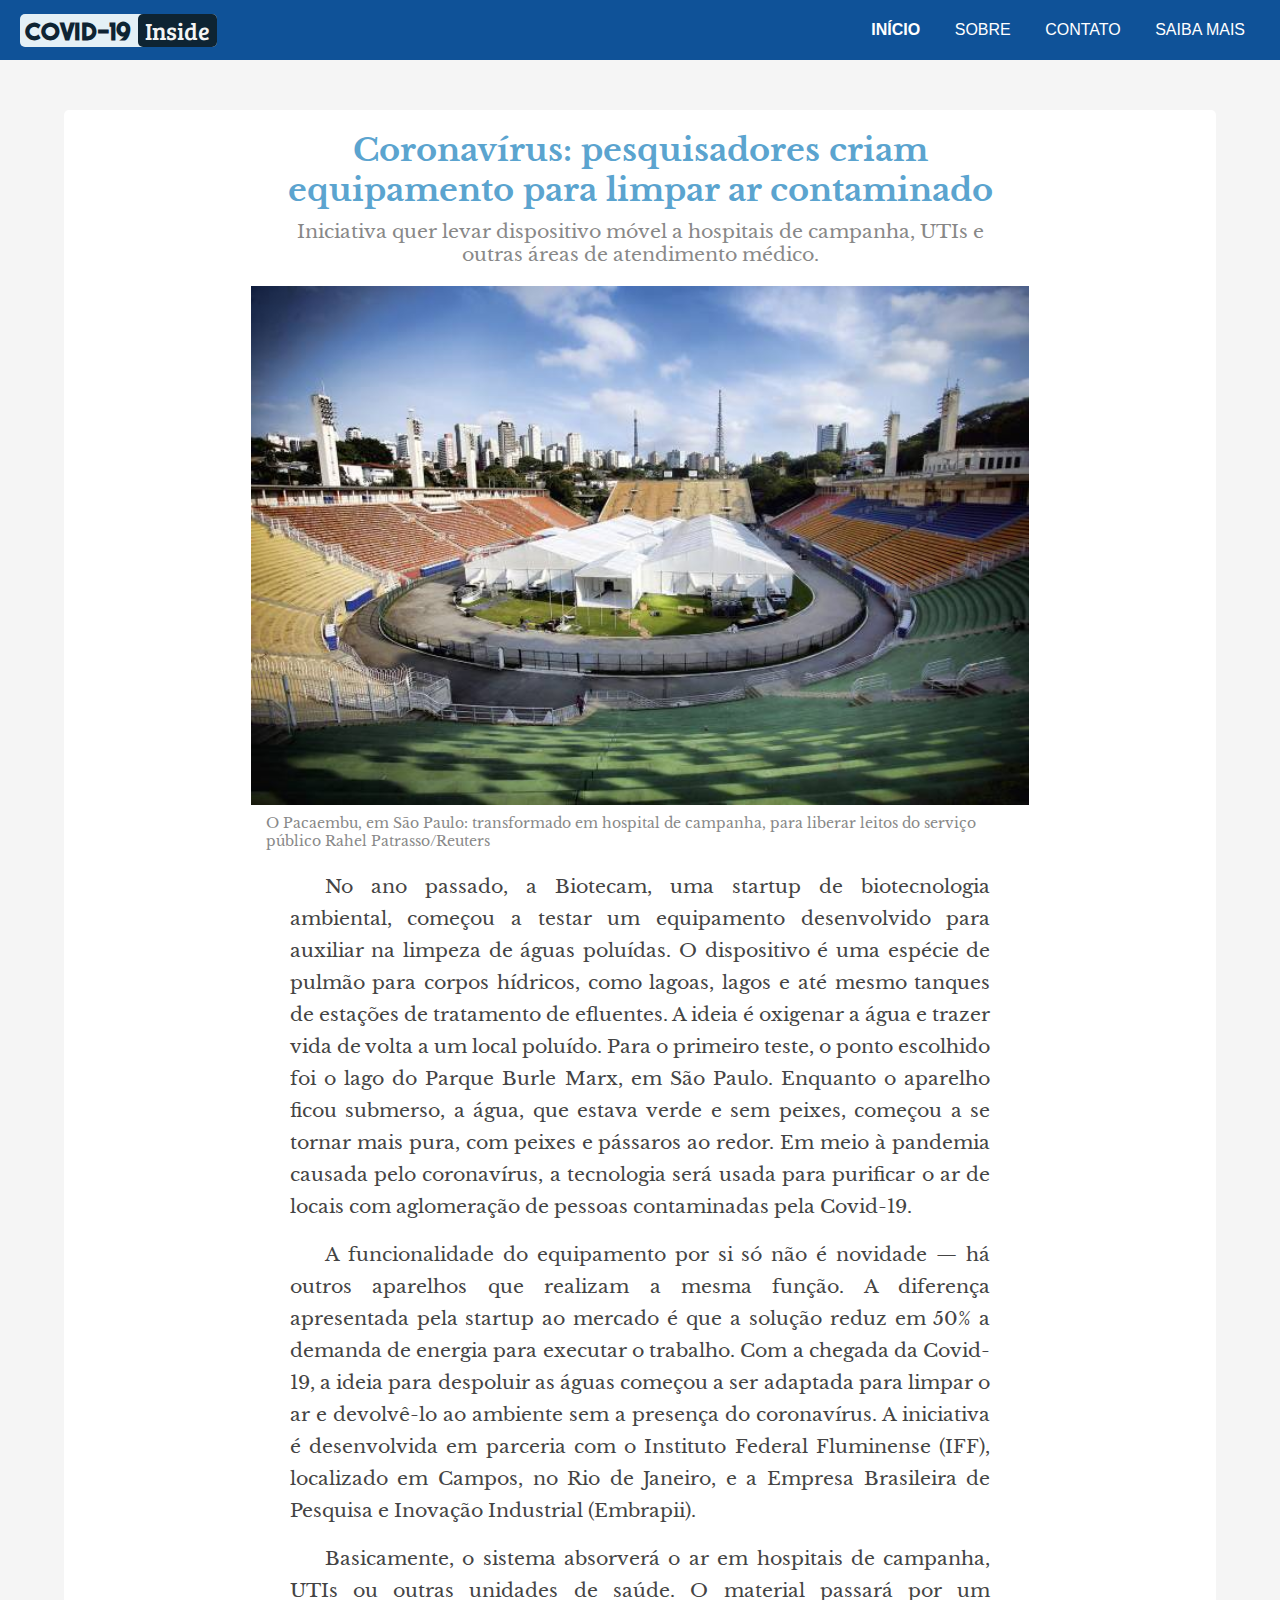
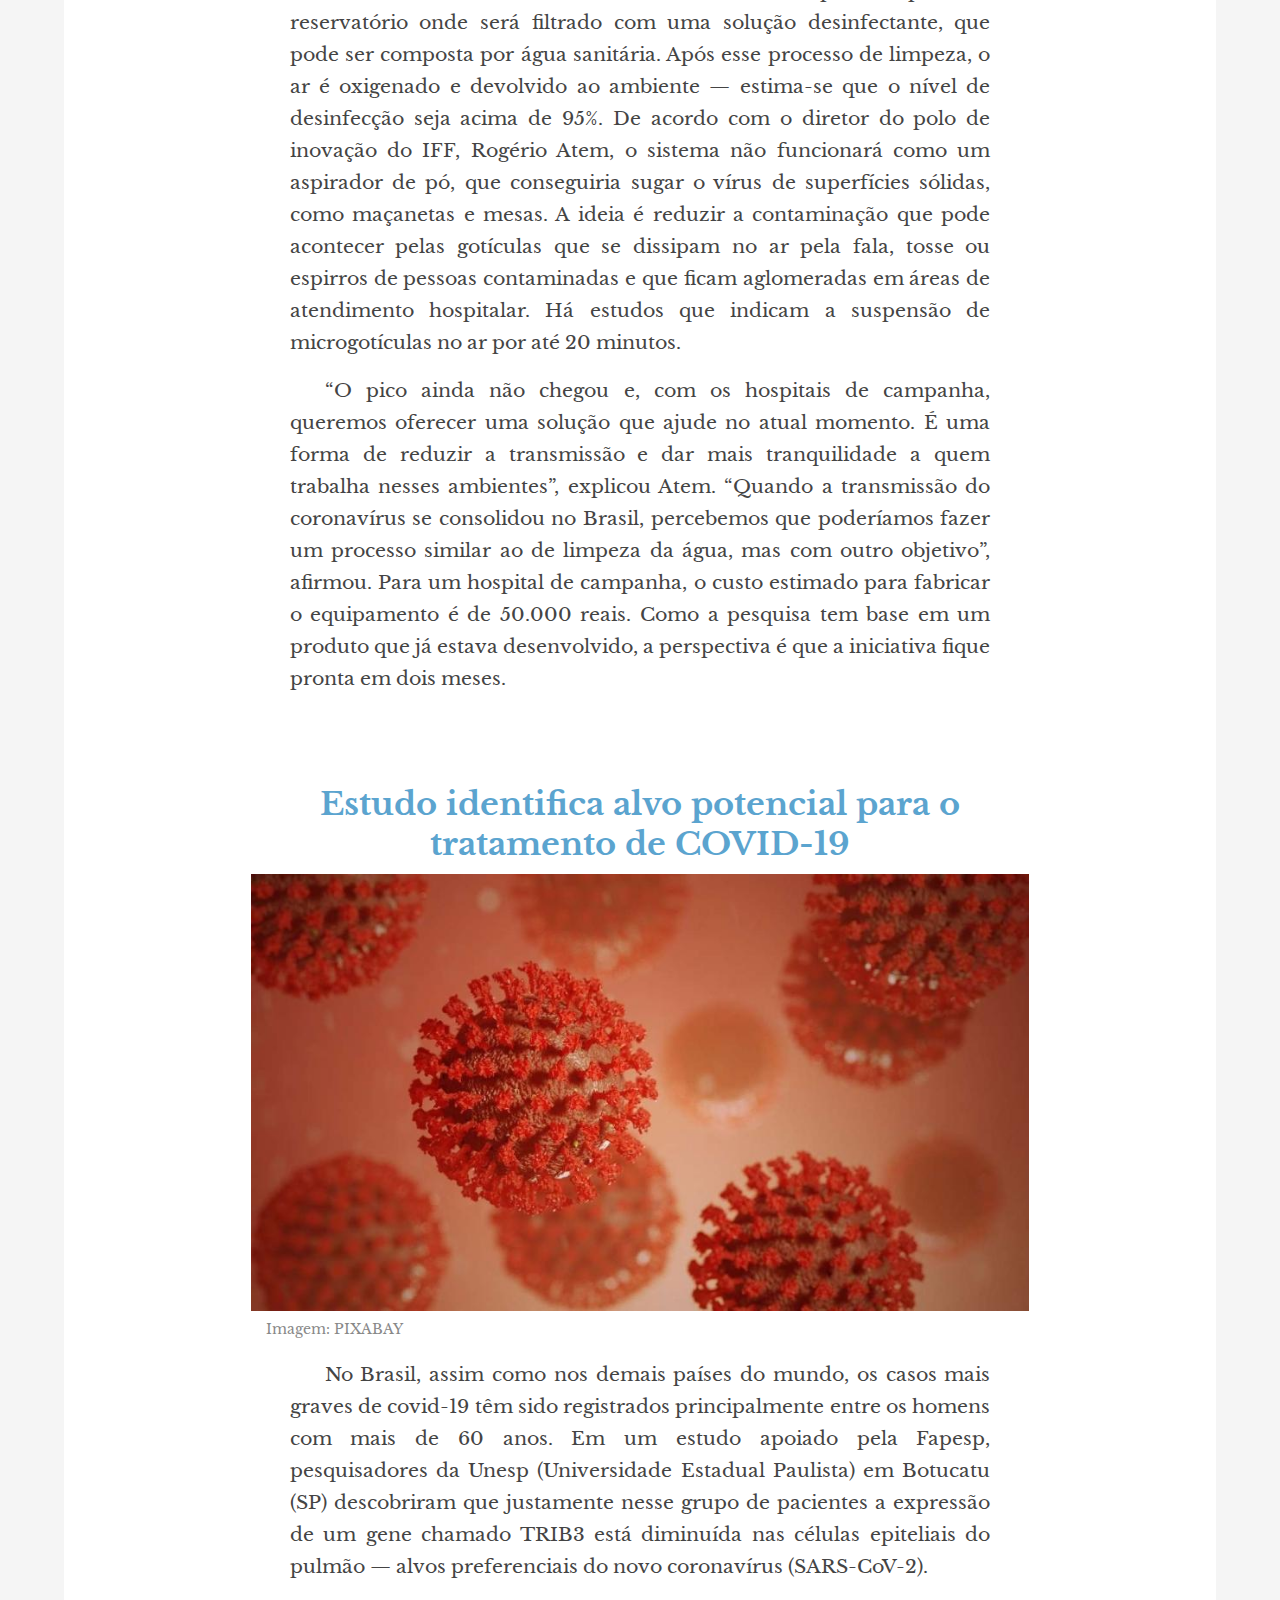
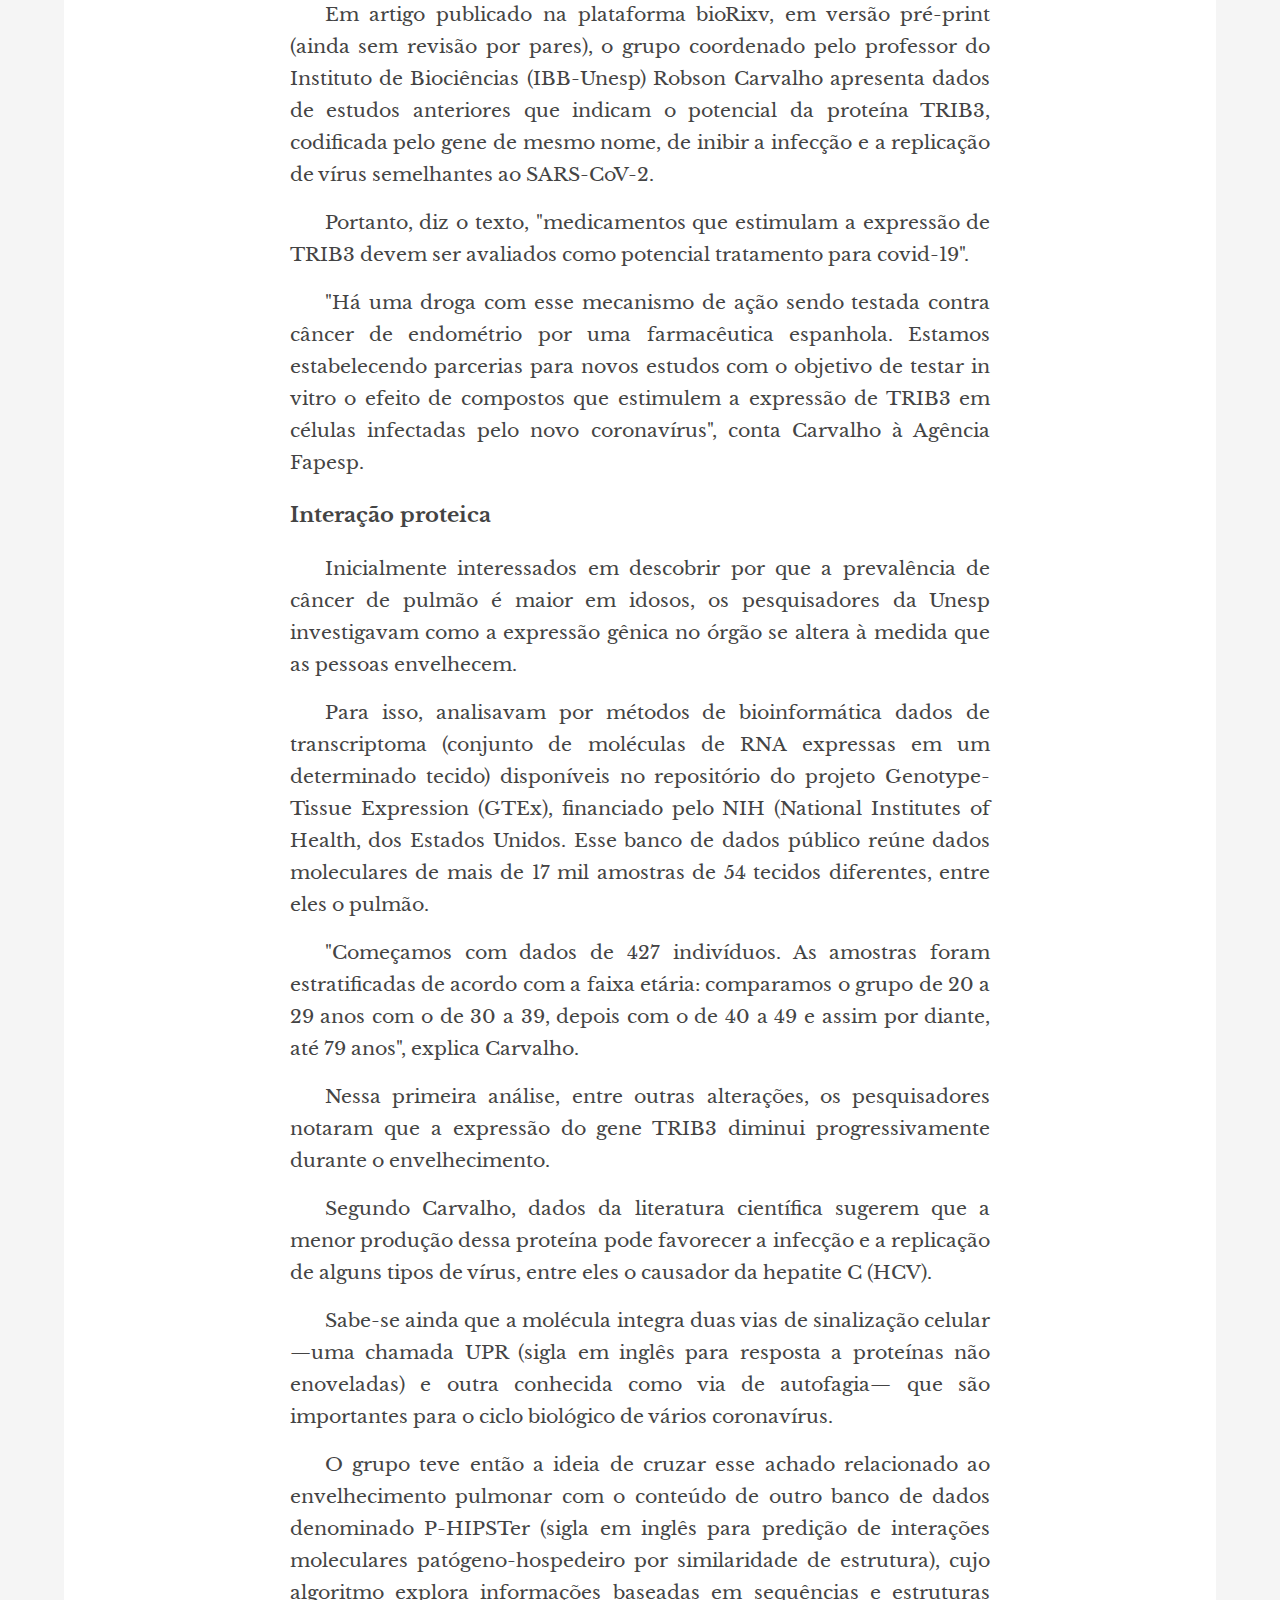
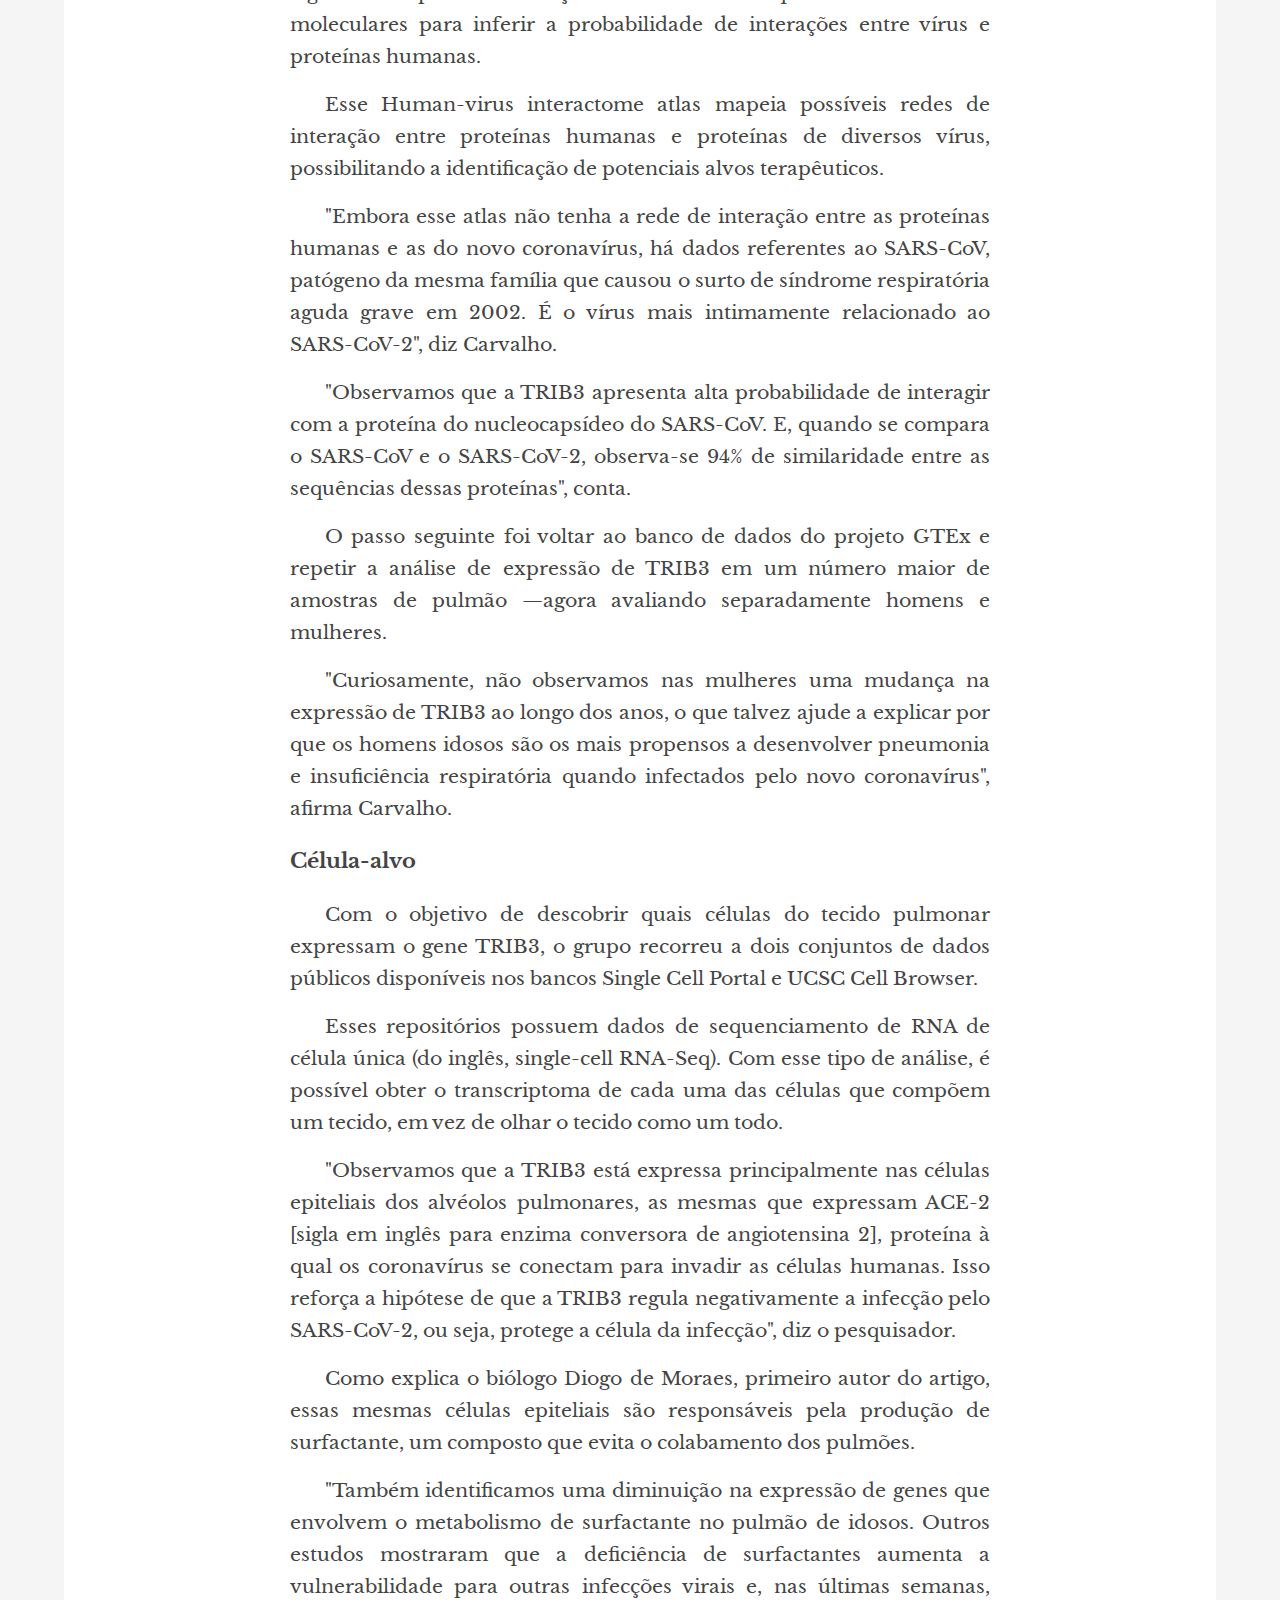
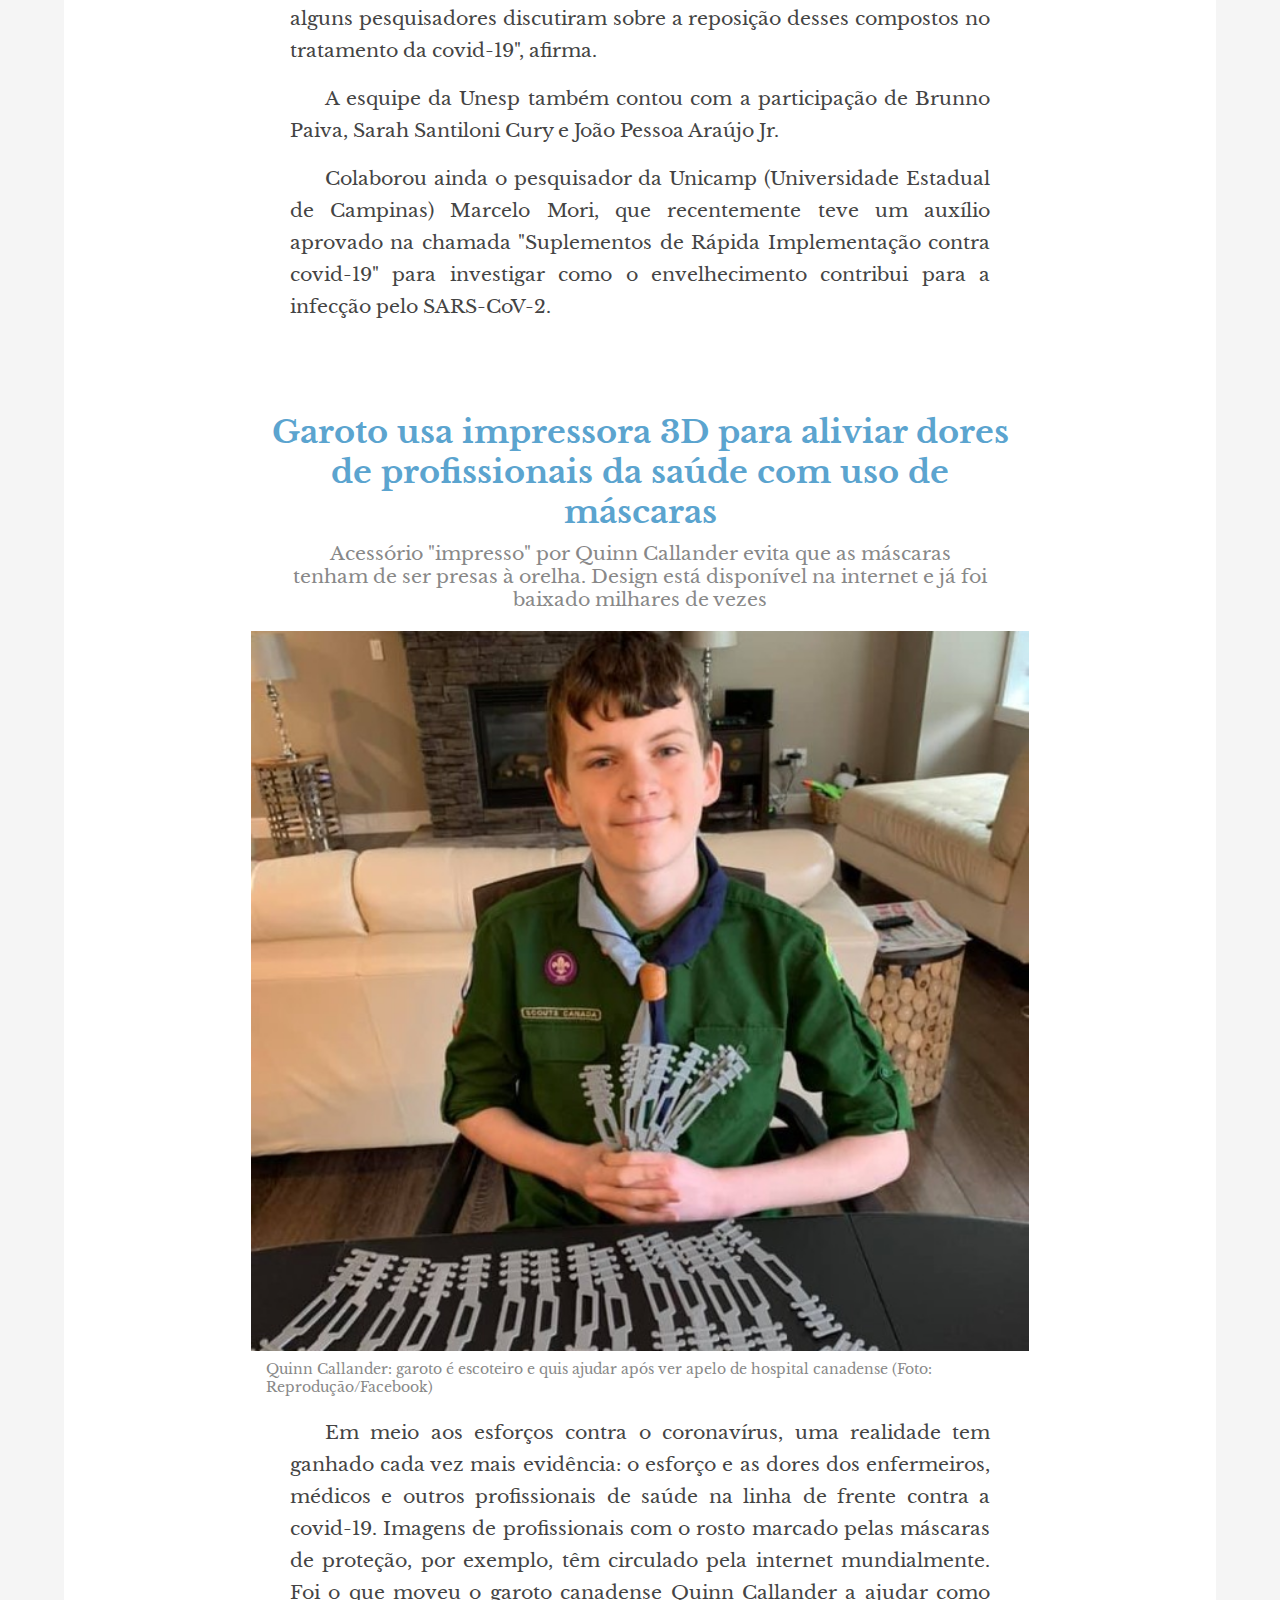
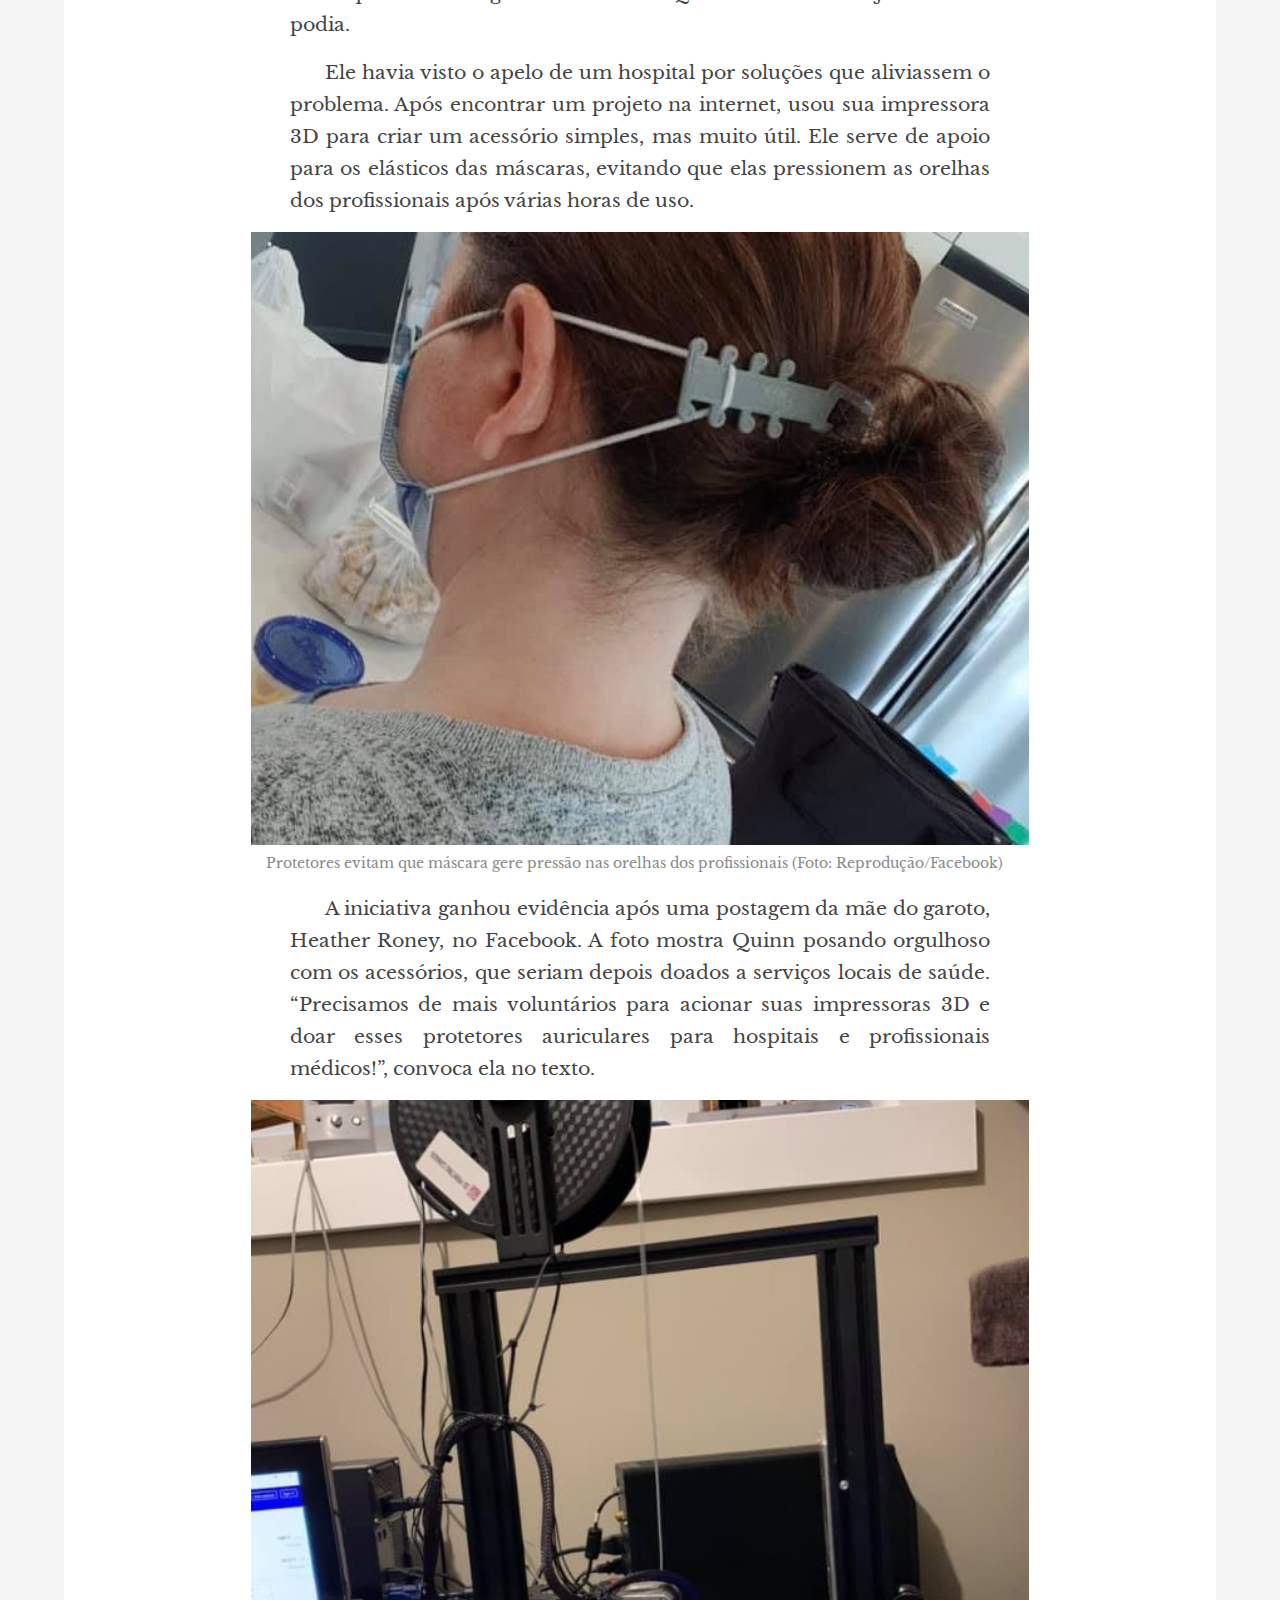
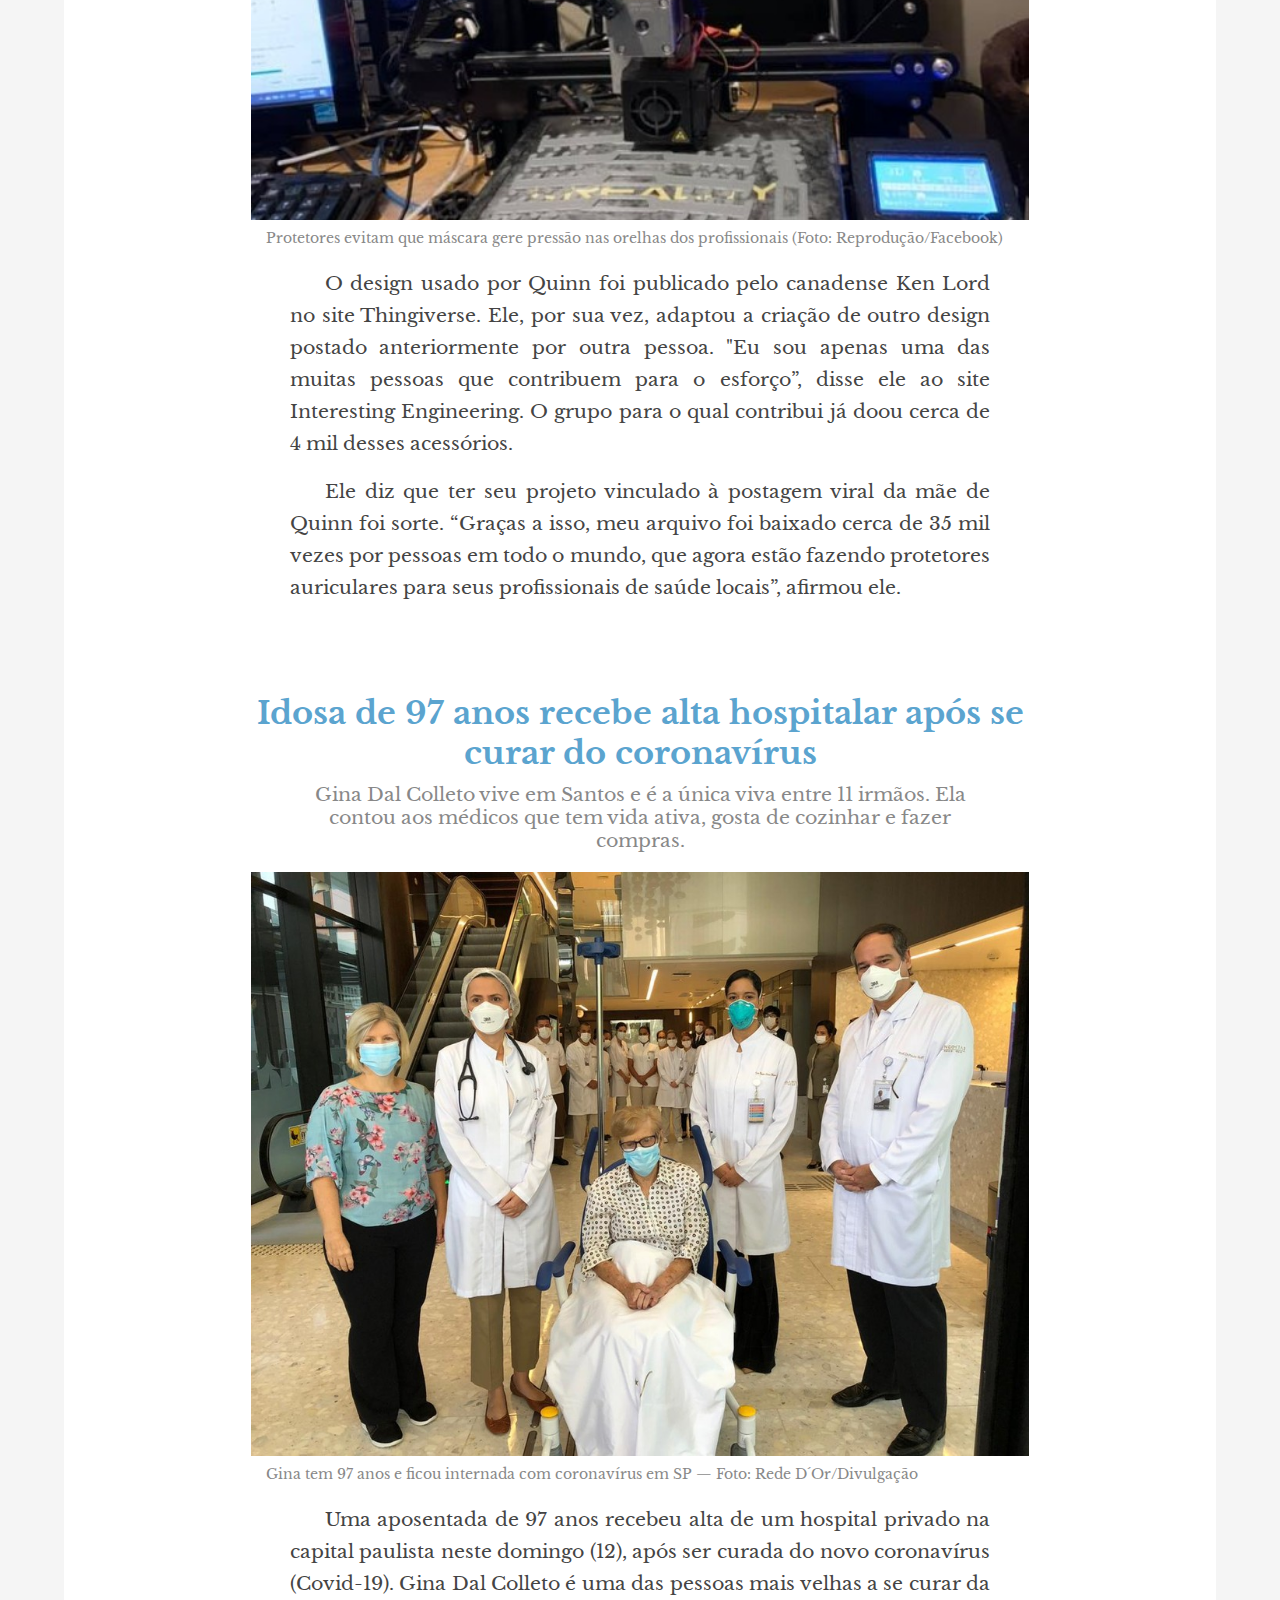
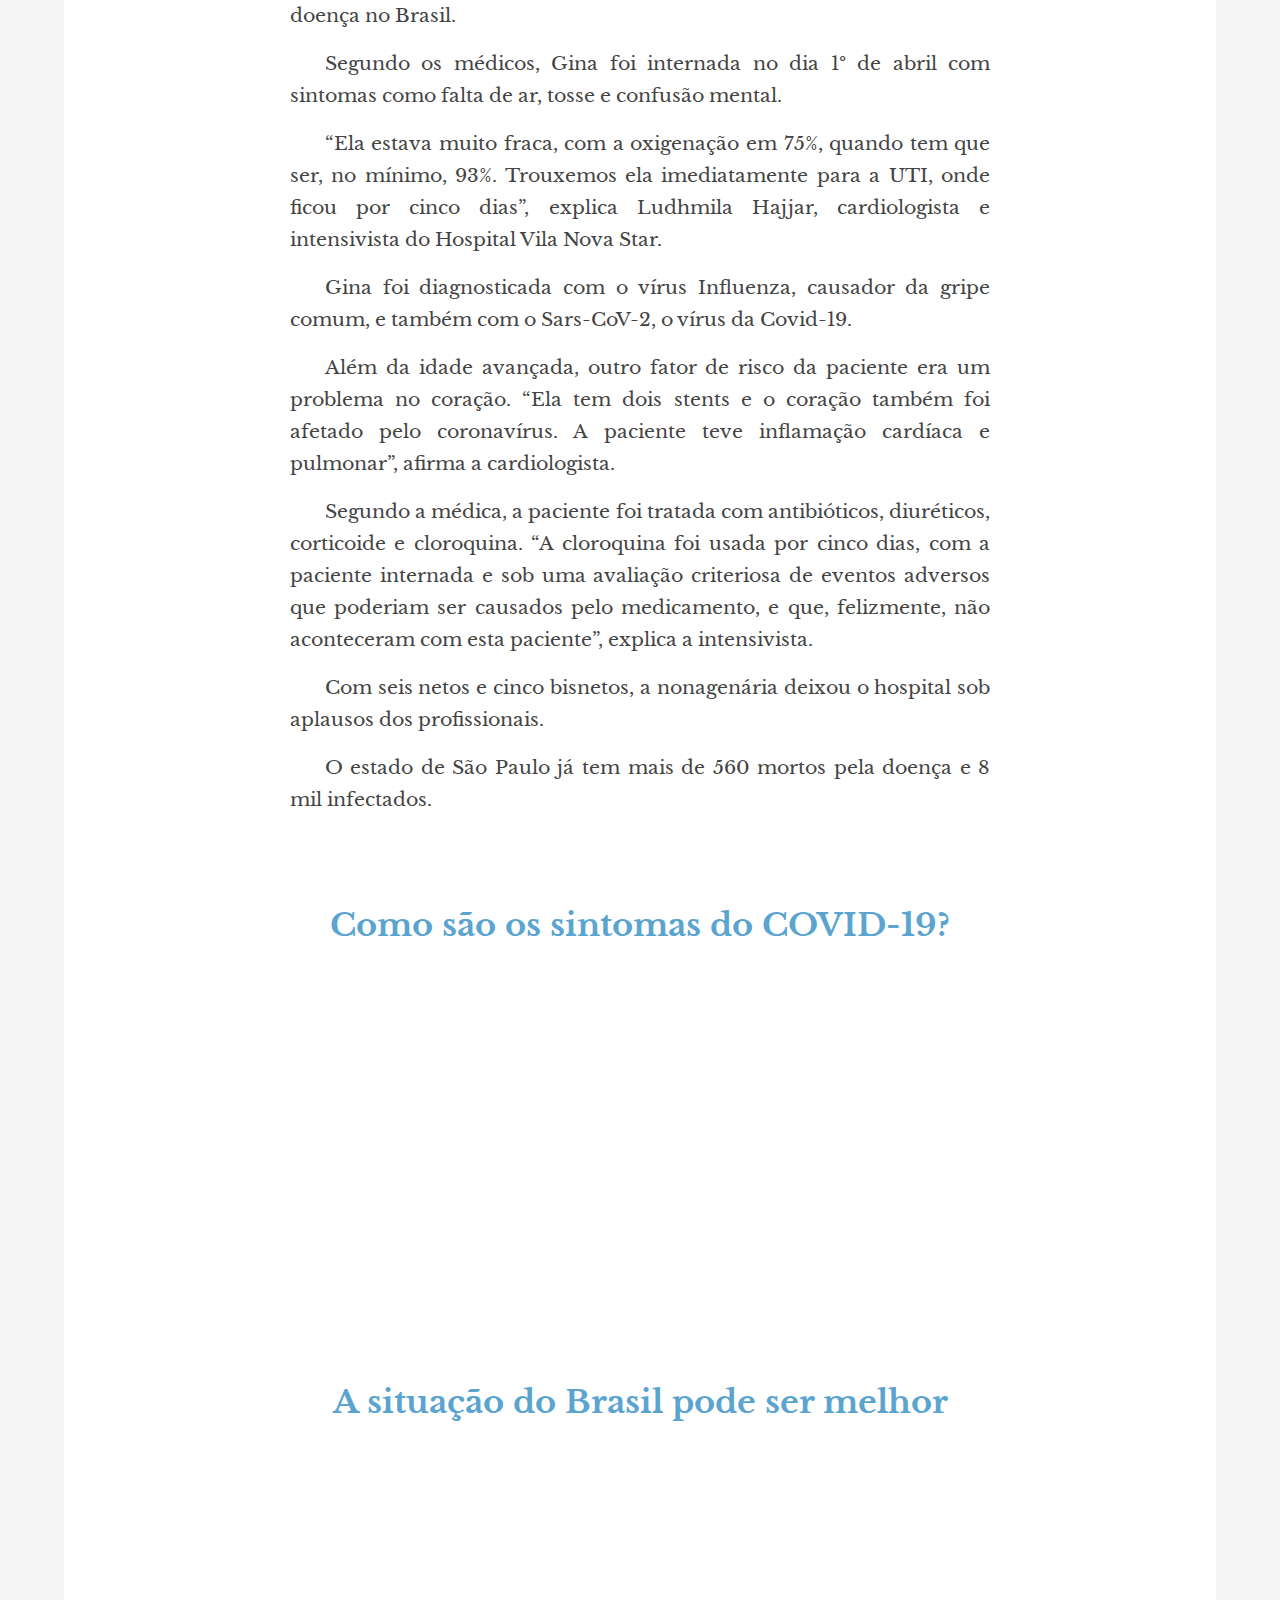
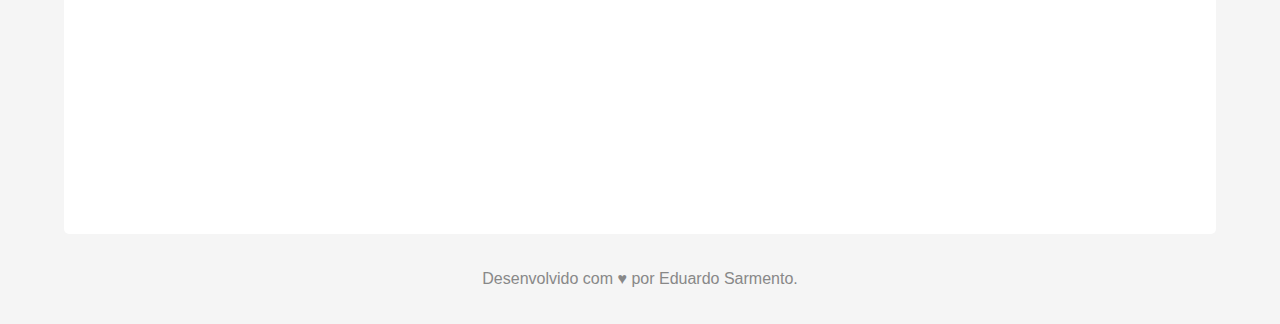
<file: index.html>
<!DOCTYPE html>
<html>
    <head>
        <meta charset="UTF-8" />
        <title>COVID-19 Inside</title>
        <link rel="stylesheet" type="text/css" href="styles/main.css">
        <link rel="stylesheet" type="text/css" href="styles/home.css">
    </head>
    <body>
        <header>
            <h1>COVID-19 <span>Inside</span></h1>
            <nav>
                <ul>
                    <li class="active"><a href="index.html">Início</a></li>
                    <li><a href="about.html">Sobre</a></li>
                    <li><a href="contact.html">Contato</a></li>
                    <li><a href="sources.html">Saiba Mais</a></li>
                </ul>
            </nav>
        </header>
        <main>
            <article>
                <h2>Coronavírus: pesquisadores criam equipamento para limpar ar contaminado</h2>
                <h3>Iniciativa quer levar dispositivo móvel a hospitais de campanha, UTIs e outras áreas de atendimento médico.</h3>
                <figure>
                    <img src="images/pacaembu.jpg">
                    <figcaption>
                        O Pacaembu, em São Paulo: transformado em hospital de campanha,
                        para liberar leitos do serviço público Rahel Patrasso/Reuters
                    </figcaption>
                </figure>
                <p>
                    No ano passado, a Biotecam, uma startup de biotecnologia ambiental, começou a testar um equipamento desenvolvido para auxiliar na limpeza de águas poluídas. O dispositivo é uma espécie de pulmão para corpos hídricos, como lagoas, lagos e até mesmo tanques de estações de tratamento de efluentes. A ideia é oxigenar a água e trazer vida de volta a um local poluído. Para o primeiro teste, o ponto escolhido foi o lago do Parque Burle Marx, em São Paulo. Enquanto o aparelho ficou submerso, a água, que estava verde e sem peixes, começou a se tornar mais pura, com peixes e pássaros ao redor. Em meio à pandemia causada pelo coronavírus, a tecnologia será usada para purificar o ar de locais com aglomeração de pessoas contaminadas pela Covid-19.
                </p>
                <p>
                    A funcionalidade do equipamento por si só não é novidade — há outros aparelhos que realizam a mesma função. A diferença apresentada pela startup ao mercado é que a solução reduz em 50% a demanda de energia para executar o trabalho. Com a chegada da Covid-19, a ideia para despoluir as águas começou a ser adaptada para limpar o ar e devolvê-lo ao ambiente sem a presença do coronavírus. A iniciativa é desenvolvida em parceria com o Instituto Federal Fluminense (IFF), localizado em Campos, no Rio de Janeiro, e a Empresa Brasileira de Pesquisa e Inovação Industrial (Embrapii). 
                </p>
                <p>
                    Basicamente, o sistema absorverá o ar em hospitais de campanha, UTIs ou outras unidades de saúde. O material passará por um reservatório onde será filtrado com uma solução desinfectante, que pode ser composta por água sanitária. Após esse processo de limpeza, o ar é oxigenado e devolvido ao ambiente — estima-se que o nível de desinfecção seja acima de 95%. De acordo com o diretor do polo de inovação do IFF, Rogério Atem, o sistema não funcionará como um aspirador de pó, que conseguiria sugar o vírus de superfícies sólidas, como maçanetas e mesas. A ideia é reduzir a contaminação que pode acontecer pelas gotículas que se dissipam no ar pela fala, tosse ou espirros de pessoas contaminadas e que ficam aglomeradas em áreas de atendimento hospitalar. Há estudos que indicam a suspensão de microgotículas no ar por até 20 minutos.
                </p>
                <p>
                    “O pico ainda não chegou e, com os hospitais de campanha, queremos oferecer uma solução que ajude no atual momento. É uma forma de reduzir a transmissão e dar mais tranquilidade a quem trabalha nesses ambientes”, explicou Atem. “Quando a transmissão do coronavírus se consolidou no Brasil, percebemos que poderíamos fazer um processo similar ao de limpeza da água, mas com outro objetivo”, afirmou. Para um hospital de campanha, o custo estimado para fabricar o equipamento é de 50.000 reais. Como a pesquisa tem base em um produto que já estava desenvolvido, a perspectiva é que a iniciativa fique pronta em dois meses.
                </p>
            </article>
            <article>
                <h2>Estudo identifica alvo potencial para o tratamento de COVID-19</h2>
                <figure>
                    <img src="images/virus.jpg">
                    <figcaption>Imagem: PIXABAY</figcaption>
                </figure>
                <p>
                    No Brasil, assim como nos demais países do mundo, os casos mais graves de covid-19 têm sido registrados principalmente entre os homens com mais de 60 anos. Em um estudo apoiado pela Fapesp, pesquisadores da Unesp (Universidade Estadual Paulista) em Botucatu (SP) descobriram que justamente nesse grupo de pacientes a expressão de um gene chamado TRIB3 está diminuída nas células epiteliais do pulmão — alvos preferenciais do novo coronavírus (SARS-CoV-2).
                </p>
                <p>
                    Em artigo publicado na plataforma bioRixv, em versão pré-print (ainda sem revisão por pares), o grupo coordenado pelo professor do Instituto de Biociências (IBB-Unesp) Robson Carvalho apresenta dados de estudos anteriores que indicam o potencial da proteína TRIB3, codificada pelo gene de mesmo nome, de inibir a infecção e a replicação de vírus semelhantes ao SARS-CoV-2.
                </p>
                <p>
                    Portanto, diz o texto, "medicamentos que estimulam a expressão de TRIB3 devem ser avaliados como potencial tratamento para covid-19".
                </p>
                <p>
                    "Há uma droga com esse mecanismo de ação sendo testada contra câncer de endométrio por uma farmacêutica espanhola. Estamos estabelecendo parcerias para novos estudos com o objetivo de testar in vitro o efeito de compostos que estimulem a expressão de TRIB3 em células infectadas pelo novo coronavírus", conta Carvalho à Agência Fapesp.
                </p>
                <h4>Interação proteica</h4>
                <p>
                    Inicialmente interessados em descobrir por que a prevalência de câncer de pulmão é maior em idosos, os pesquisadores da Unesp investigavam como a expressão gênica no órgão se altera à medida que as pessoas envelhecem.
                </p>
                <p>
                    Para isso, analisavam por métodos de bioinformática dados de transcriptoma (conjunto de moléculas de RNA expressas em um determinado tecido) disponíveis no repositório do projeto Genotype-Tissue Expression (GTEx), financiado pelo NIH (National Institutes of Health, dos Estados Unidos. Esse banco de dados público reúne dados moleculares de mais de 17 mil amostras de 54 tecidos diferentes, entre eles o pulmão.
                </p>
                <p>
                    "Começamos com dados de 427 indivíduos. As amostras foram estratificadas de acordo com a faixa etária: comparamos o grupo de 20 a 29 anos com o de 30 a 39, depois com o de 40 a 49 e assim por diante, até 79 anos", explica Carvalho.
                </p>
                <p>
                    Nessa primeira análise, entre outras alterações, os pesquisadores notaram que a expressão do gene TRIB3 diminui progressivamente durante o envelhecimento.
                </p>
                <p>
                    Segundo Carvalho, dados da literatura científica sugerem que a menor produção dessa proteína pode favorecer a infecção e a replicação de alguns tipos de vírus, entre eles o causador da hepatite C (HCV).
                </p>
                <p>
                    Sabe-se ainda que a molécula integra duas vias de sinalização celular —uma chamada UPR (sigla em inglês para resposta a proteínas não enoveladas) e outra conhecida como via de autofagia— que são importantes para o ciclo biológico de vários coronavírus.
                </p>
                <p>
                    O grupo teve então a ideia de cruzar esse achado relacionado ao envelhecimento pulmonar com o conteúdo de outro banco de dados denominado P-HIPSTer (sigla em inglês para predição de interações moleculares patógeno-hospedeiro por similaridade de estrutura), cujo algoritmo explora informações baseadas em sequências e estruturas moleculares para inferir a probabilidade de interações entre vírus e proteínas humanas.
                </p>
                <p>
                    Esse Human-virus interactome atlas mapeia possíveis redes de interação entre proteínas humanas e proteínas de diversos vírus, possibilitando a identificação de potenciais alvos terapêuticos.
                </p>
                <p>
                    "Embora esse atlas não tenha a rede de interação entre as proteínas humanas e as do novo coronavírus, há dados referentes ao SARS-CoV, patógeno da mesma família que causou o surto de síndrome respiratória aguda grave em 2002. É o vírus mais intimamente relacionado ao SARS-CoV-2", diz Carvalho.
                </p>
                <p>
                    "Observamos que a TRIB3 apresenta alta probabilidade de interagir com a proteína do nucleocapsídeo do SARS-CoV. E, quando se compara o SARS-CoV e o SARS-CoV-2, observa-se 94% de similaridade entre as sequências dessas proteínas", conta.
                </p>
                <p>
                    O passo seguinte foi voltar ao banco de dados do projeto GTEx e repetir a análise de expressão de TRIB3 em um número maior de amostras de pulmão —agora avaliando separadamente homens e mulheres.
                </p>
                <p>
                    "Curiosamente, não observamos nas mulheres uma mudança na expressão de TRIB3 ao longo dos anos, o que talvez ajude a explicar por que os homens idosos são os mais propensos a desenvolver pneumonia e insuficiência respiratória quando infectados pelo novo coronavírus", afirma Carvalho.
                </p>
                <h4>Célula-alvo</h4>
                <p>
                    Com o objetivo de descobrir quais células do tecido pulmonar expressam o gene TRIB3, o grupo recorreu a dois conjuntos de dados públicos disponíveis nos bancos Single Cell Portal e UCSC Cell Browser.
                </p>
                <p>
                    Esses repositórios possuem dados de sequenciamento de RNA de célula única (do inglês, single-cell RNA-Seq). Com esse tipo de análise, é possível obter o transcriptoma de cada uma das células que compõem um tecido, em vez de olhar o tecido como um todo.
                </p>
                <p>
                    "Observamos que a TRIB3 está expressa principalmente nas células epiteliais dos alvéolos pulmonares, as mesmas que expressam ACE-2 [sigla em inglês para enzima conversora de angiotensina 2], proteína à qual os coronavírus se conectam para invadir as células humanas. Isso reforça a hipótese de que a TRIB3 regula negativamente a infecção pelo SARS-CoV-2, ou seja, protege a célula da infecção", diz o pesquisador.
                </p>
                <p>
                    Como explica o biólogo Diogo de Moraes, primeiro autor do artigo, essas mesmas células epiteliais são responsáveis pela produção de surfactante, um composto que evita o colabamento dos pulmões.
                </p>
                <p>
                    "Também identificamos uma diminuição na expressão de genes que envolvem o metabolismo de surfactante no pulmão de idosos. Outros estudos mostraram que a deficiência de surfactantes aumenta a vulnerabilidade para outras infecções virais e, nas últimas semanas, alguns pesquisadores discutiram sobre a reposição desses compostos no tratamento da covid-19", afirma.
                </p>
                <p>
                    A esquipe da Unesp também contou com a participação de Brunno Paiva, Sarah Santiloni Cury e João Pessoa Araújo Jr.
                </p>
                <p>
                    Colaborou ainda o pesquisador da Unicamp (Universidade Estadual de Campinas) Marcelo Mori, que recentemente teve um auxílio aprovado na chamada "Suplementos de Rápida Implementação contra covid-19" para investigar como o envelhecimento contribui para a infecção pelo SARS-CoV-2.
                </p>
            </article>
            <article>
                <h2>Garoto usa impressora 3D para aliviar dores de profissionais da saúde com uso de máscaras</h2>
                <h3>
                    Acessório "impresso" por Quinn Callander evita que as máscaras tenham de ser presas à orelha. Design está disponível na internet e já foi baixado milhares de vezes
                </h3>
                <figure>
                    <img src="images/mascara.jpg">
                    <figcaption>
                        Quinn Callander: garoto é escoteiro e quis ajudar após ver apelo de hospital canadense (Foto: Reprodução/Facebook)
                    </figcaption>
                </figure>
                <p>
                    Em meio aos esforços contra o coronavírus, uma realidade tem ganhado cada vez mais evidência: o esforço e as dores dos enfermeiros, médicos e outros profissionais de saúde na linha de frente contra a covid-19. Imagens de profissionais com o rosto marcado pelas máscaras de proteção, por exemplo, têm circulado pela internet mundialmente. Foi o que moveu o garoto canadense Quinn Callander a ajudar como podia.
                </p>
                <p>
                    Ele havia visto o apelo de um hospital por soluções que aliviassem o problema. Após encontrar um projeto na internet, usou sua impressora 3D para criar um acessório simples, mas muito útil. Ele serve de apoio para os elásticos das máscaras, evitando que elas pressionem as orelhas dos profissionais após várias horas de uso.
                </p>
                <figure>
                    <img src="images/mascara2.jpg">
                    <figcaption>
                        Protetores evitam que máscara gere pressão nas orelhas dos profissionais (Foto: Reprodução/Facebook)
                    </figcaption>
                </figure>
                <p>
                    A iniciativa ganhou evidência após uma postagem da mãe do garoto, Heather Roney, no Facebook. A foto mostra Quinn posando orgulhoso com os acessórios, que seriam depois doados a serviços locais de saúde. “Precisamos de mais voluntários para acionar suas impressoras 3D e doar esses protetores auriculares para hospitais e profissionais médicos!”, convoca ela no texto.
                </p>
                <figure>
                    <img src="images/mascara3.jpg">
                    <figcaption>
                        Protetores evitam que máscara gere pressão nas orelhas dos profissionais (Foto: Reprodução/Facebook)
                    </figcaption>
                </figure>
                <p>
                O design usado por Quinn foi publicado pelo canadense Ken Lord no site Thingiverse. Ele, por sua vez, adaptou a criação de outro design postado anteriormente por outra pessoa. "Eu sou apenas uma das muitas pessoas que contribuem para o esforço”, disse ele ao site Interesting Engineering. O grupo para o qual contribui já doou cerca de 4 mil desses acessórios.
                </p>
                <p>
                    Ele diz que ter seu projeto vinculado à postagem viral da mãe de Quinn foi sorte. “Graças a isso, meu arquivo foi baixado cerca de 35 mil vezes por pessoas em todo o mundo, que agora estão fazendo protetores auriculares para seus profissionais de saúde locais”, afirmou ele.
                </p>
            </article>
            <article>
                <h2>Idosa de 97 anos recebe alta hospitalar após se curar do coronavírus</h2>
                <h3>
                    Gina Dal Colleto vive em Santos e é a única viva entre 11 irmãos. Ela contou aos médicos que tem vida ativa, gosta de cozinhar e fazer compras.
                </h3>
                <figure>
                    <img src="images/curada.jpeg">
                    <figcaption>
                        Gina tem 97 anos e ficou internada com coronavírus em SP — Foto: Rede D´Or/Divulgação
                    </figcaption>
                </figure>
                <p>
                    Uma aposentada de 97 anos recebeu alta de um hospital privado na capital paulista neste domingo (12), após ser curada do novo coronavírus (Covid-19). Gina Dal Colleto é uma das pessoas mais velhas a se curar da doença no Brasil.
                </p>
                <p>
                    Segundo os médicos, Gina foi internada no dia 1º de abril com sintomas como falta de ar, tosse e confusão mental.
                </p>
                <p>
                    “Ela estava muito fraca, com a oxigenação em 75%, quando tem que ser, no mínimo, 93%. Trouxemos ela imediatamente para a UTI, onde ficou por cinco dias”, explica Ludhmila Hajjar, cardiologista e intensivista do Hospital Vila Nova Star.
                </p>
                <p>
                    Gina foi diagnosticada com o vírus Influenza, causador da gripe comum, e também com o Sars-CoV-2, o vírus da Covid-19.
                </p>
                <p>
                    Além da idade avançada, outro fator de risco da paciente era um problema no coração. “Ela tem dois stents e o coração também foi afetado pelo coronavírus. A paciente teve inflamação cardíaca e pulmonar”, afirma a cardiologista.
                </p>
                <p>
                    Segundo a médica, a paciente foi tratada com antibióticos, diuréticos, corticoide e cloroquina. “A cloroquina foi usada por cinco dias, com a paciente internada e sob uma avaliação criteriosa de eventos adversos que poderiam ser causados pelo medicamento, e que, felizmente, não aconteceram com esta paciente”, explica a intensivista.
                </p>
                <p>
                    Com seis netos e cinco bisnetos, a nonagenária deixou o hospital sob aplausos dos profissionais.
                </p>
                <p>
                    O estado de São Paulo já tem mais de 560 mortos pela doença e 8 mil infectados.
                </p>
            </article>
            <article>
                <h2>Como são os sintomas do COVID-19?</h2>
                <iframe width="560" height="315" src="https://www.youtube.com/embed/X_HC8aCrHdA" frameborder="0" allow="accelerometer; autoplay; encrypted-media; gyroscope; picture-in-picture" allowfullscreen></iframe>
            </article>
            <article>
                <h2>A situação do Brasil pode ser melhor</h2>
                <iframe width="560" height="315" src="https://www.youtube.com/embed/2DAIe1SlLMo" frameborder="0" allow="accelerometer; autoplay; encrypted-media; gyroscope; picture-in-picture" allowfullscreen></iframe>
            </article>
        </main>
        <footer>
            <span> Desenvolvido com &hearts; por Eduardo Sarmento. </span>
        </footer>
    </body>
</html>
</file>
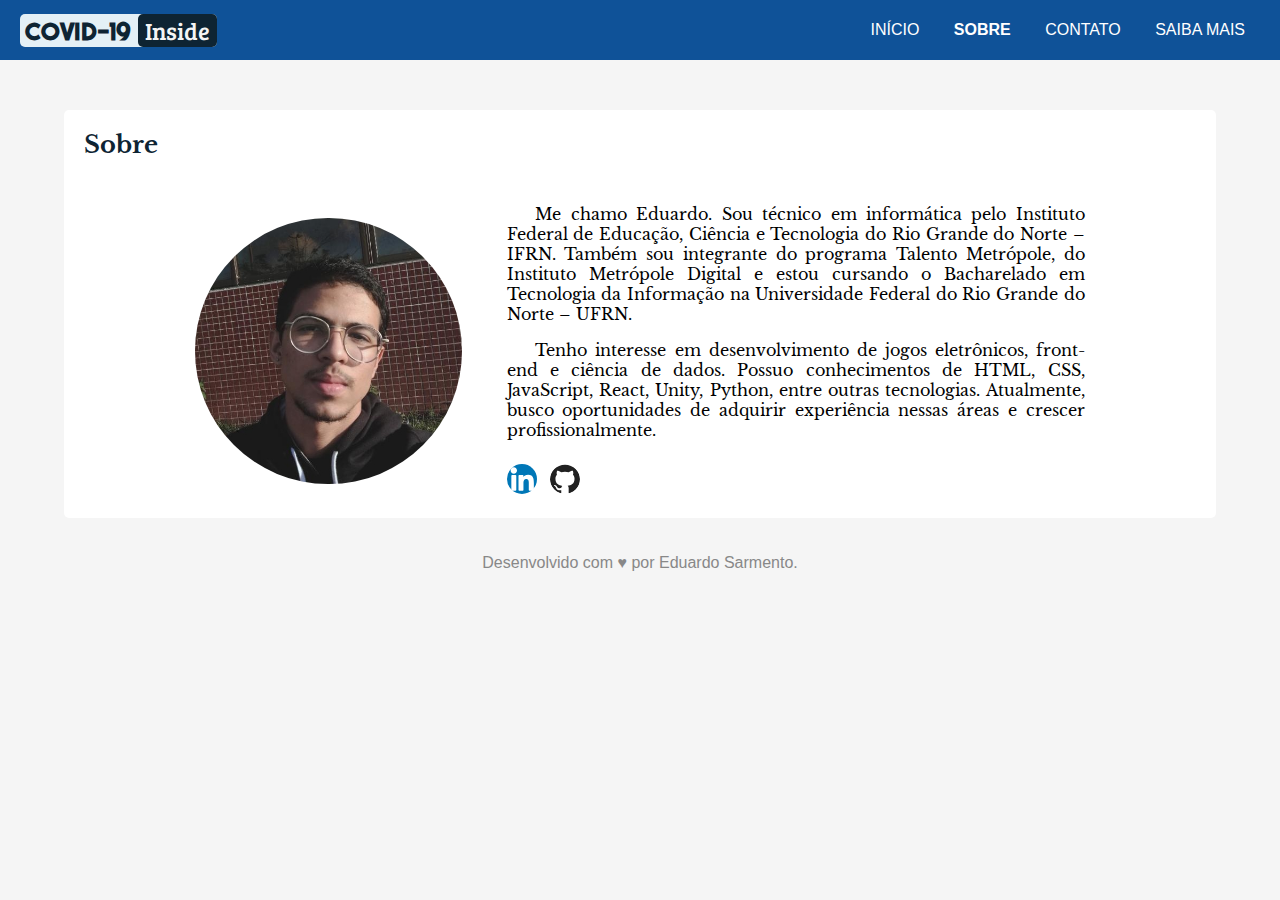
<file: about.html>
<!DOCTYPE html>
<html>
    <head>
        <meta charset="UTF-8" />
        <title>Sobre | COVID-19 Inside</title>
        <link rel="stylesheet" type="text/css" href="styles/main.css">
        <link rel="stylesheet" type="text/css" href="styles/about.css">
    </head>
    <body>
        <header>
            <h1>COVID-19 <span>Inside</span></h1>
            <nav>
                <ul>
                    <li><a href="index.html">Início</a></li>
                    <li class="active"><a href="about.html">Sobre</a></li>
                    <li><a href="contact.html">Contato</a></li>
                    <li><a href="sources.html">Saiba Mais</a></li>
                </ul>
            </nav>
        </header>
        <main>
            <h2>Sobre</h2>
            <div class="content">
                <img src="images/me.jpg">
                    <div>
                        <p>
                            Me chamo Eduardo. Sou técnico em informática pelo Instituto Federal de Educação, Ciência e Tecnologia do Rio Grande do Norte – IFRN. Também sou integrante do programa Talento Metrópole, do Instituto Metrópole Digital e estou cursando o Bacharelado em Tecnologia da Informação na Universidade Federal do Rio Grande do Norte – UFRN.
                        </p>
                        <p>
                            Tenho interesse em desenvolvimento de jogos eletrônicos, front-end e ciência de dados. Possuo conhecimentos de HTML, CSS, JavaScript, React, Unity, Python, entre outras tecnologias. Atualmente, busco oportunidades de adquirir experiência nessas áreas e crescer profissionalmente.
                        </p>
                        <a href="https://www.linkedin.com/in/edu-sarmento/" target="_blank" class="icon"><img src="images/linkedin.svg"></a>
                        <a href="https://github.com/edusrmt" target="_blank" class="icon"><img src="images/github.svg"></a>
                    </div>
            </div>
        </main>
        <footer>
            <span> Desenvolvido com &hearts; por Eduardo Sarmento. </span>
        </footer>
    </body>
</html>
</file>
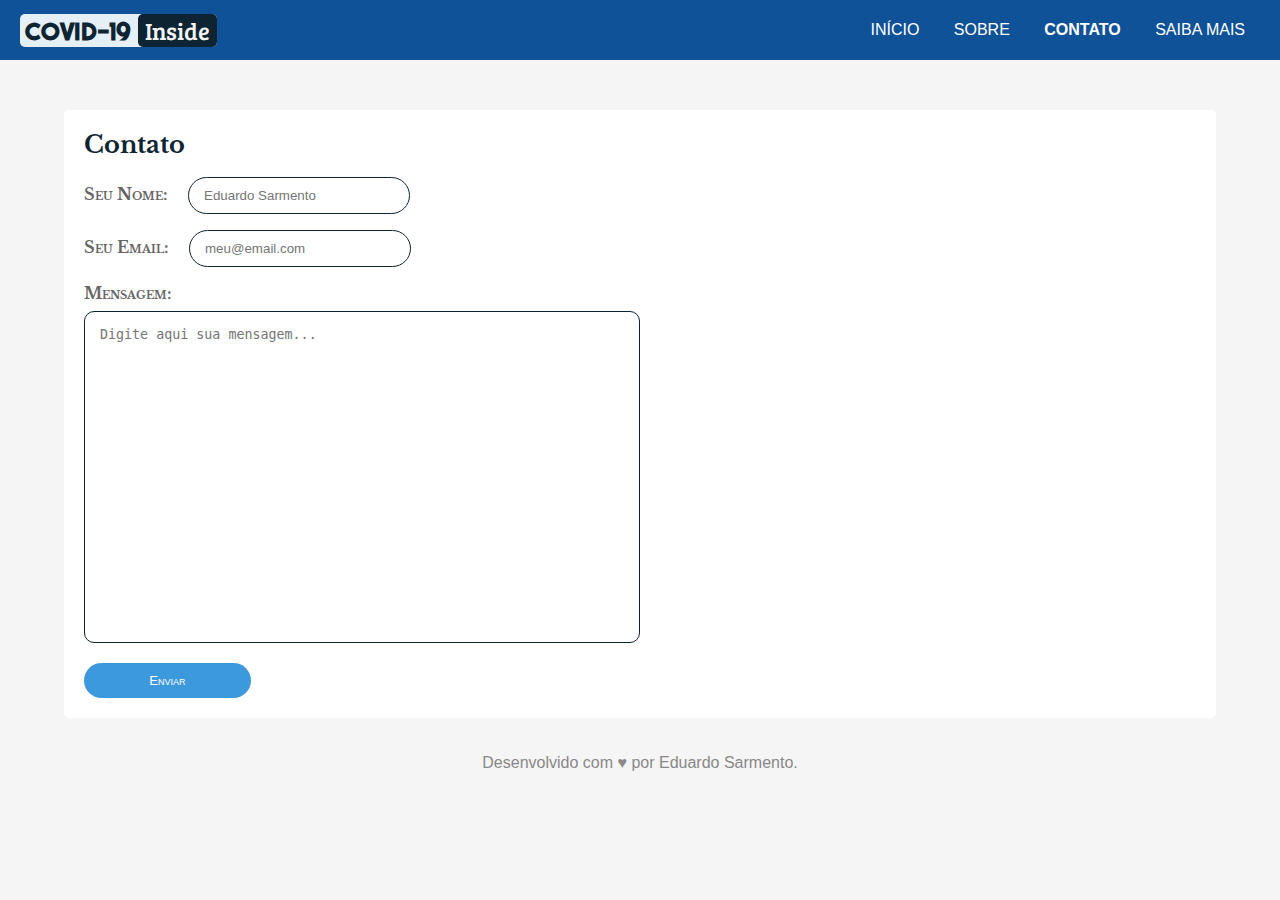
<file: contact.html>
<!DOCTYPE html>
<html>
    <head>
        <meta charset="UTF-8" />
        <title>Contato | COVID-19 Inside</title>
        <link rel="stylesheet" type="text/css" href="styles/main.css">
        <link rel="stylesheet" type="text/css" href="styles/contact.css">
    </head>
    <body>
        <header>
            <h1>COVID-19 <span>Inside</span></h1>
            <nav>
                <ul>
                    <li><a href="index.html">Início</a></li>
                    <li><a href="about.html">Sobre</a></li>
                    <li class="active"><a href="contact.html">Contato</a></li>
                    <li><a href="sources.html">Saiba Mais</a></li>
                </ul>
            </nav>
        </header>
        <main>
            <h2>Contato</h2>
            <form action="https://formspree.io/xaydgobd" method="POST">
                <label>
                    Seu Nome:
                    <input type="text" name="name" placeholder="Eduardo Sarmento">
                </label>
                <label>
                    Seu Email:
                    <input type="email" name="_replyto" placeholder="meu@email.com">
                </label>
                <label>
                    Mensagem:<link rel="stylesheet" type="text/css" href="styles/main.css"><br>
                    <textarea name="message" placeholder="Digite aqui sua mensagem..." cols="80" rows="20"></textarea>
                </label>
                <input type="submit" value="Enviar">
            </form>
        </main>
        <footer>
            <span> Desenvolvido com &hearts; por Eduardo Sarmento. </span>
        </footer>
    </body>
</html>
</file>
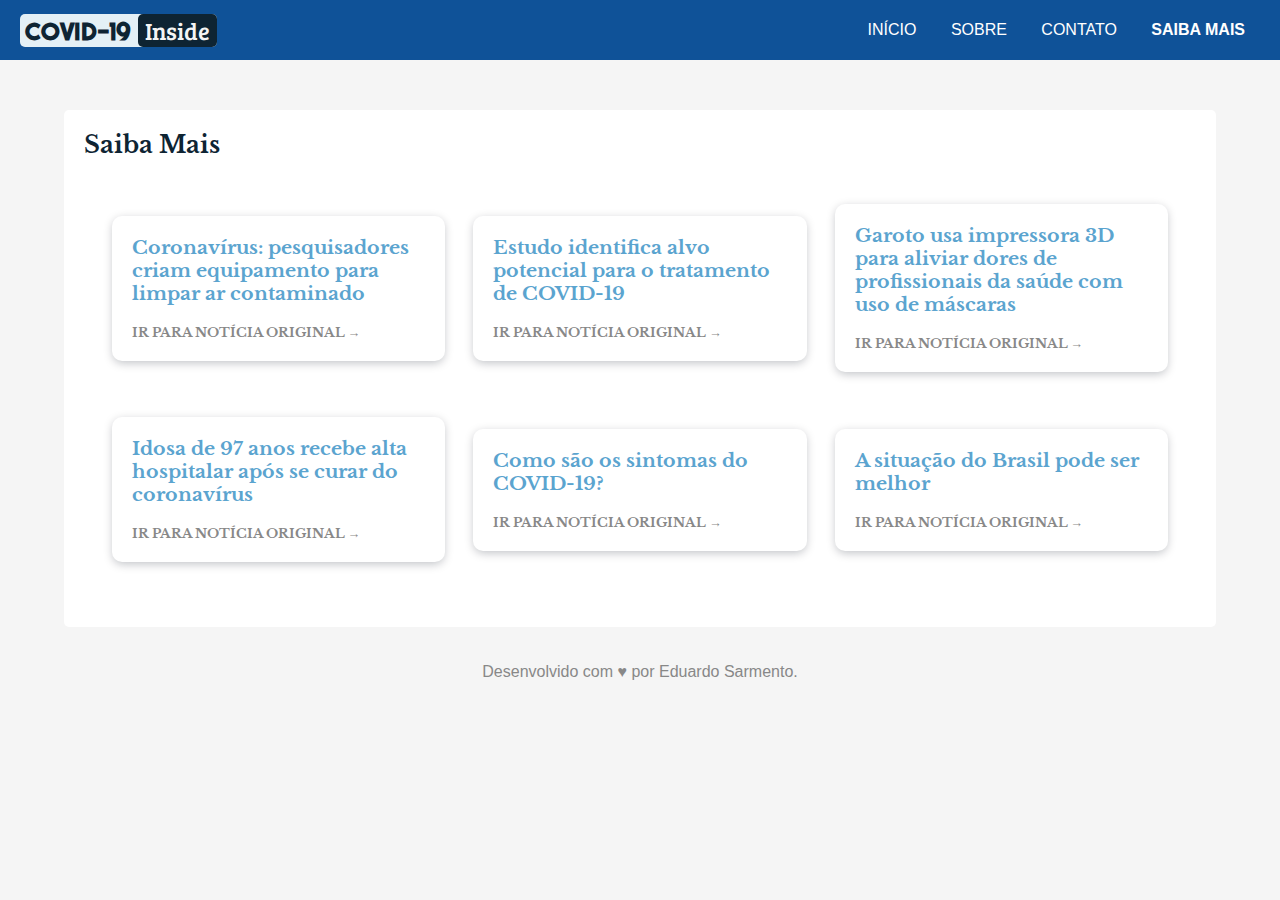
<file: sources.html>
<!DOCTYPE html>
<html>
    <head>
        <meta charset="UTF-8" />
        <title>Saiba Mais | COVID-19 Inside</title>
        <link rel="stylesheet" type="text/css" href="styles/main.css">
        <link rel="stylesheet" type="text/css" href="styles/sources.css">
    </head>
    <body>
        <header>
            <h1>COVID-19 <span>Inside</span></h1>
            <nav>
                <ul>
                    <li><a href="index.html">Início</a></li>
                    <li><a href="about.html">Sobre</a></li>
                    <li><a href="contact.html">Contato</a></li>
                    <li class="active"><a href="sources.html">Saiba Mais</a></li>
                </ul>
            </nav>
        </header>
        <main>
            <h2>Saiba Mais</h2>
            <div id="sources-grid">
                <div class="source-card">
                    <h3>Coronavírus: pesquisadores criam equipamento para limpar ar contaminado</h3>
                    <a href="https://veja.abril.com.br/ciencia/coronavirus-pesquisadores-criam-equipamento-para-limpar-ar-contaminado/">Ir para notícia original &rarr;</a>
                </div>
                <div class="source-card">
                    <h3>Estudo identifica alvo potencial para o tratamento de COVID-19</h3>
                    <a href="https://www.uol.com.br/vivabem/noticias/redacao/2020/04/14/estudo-identifica-alvo-potencial-para-o-tratamento-de-covid-19.htm">Ir para notícia original &rarr;</a>
                </div>
                <div class="source-card">
                    <h3>Garoto usa impressora 3D para aliviar dores de profissionais da saúde com uso de máscaras</h3>
                    <a href="https://revistapegn.globo.com/Tecnologia/noticia/2020/04/garoto-usa-impressora-3d-para-aliviar-dores-de-profissionais-da-saude-com-uso-de-mascaras.html">Ir para notícia original &rarr;</a>
                </div>
                <div class="source-card">
                    <h3>Idosa de 97 anos recebe alta hospitalar após se curar do coronavírus</h3>
                    <a href="https://g1.globo.com/sp/sao-paulo/noticia/2020/04/12/idosa-de-97-anos-se-cura-de-covid-19-em-sao-paulo.ghtml">Ir para notícia original &rarr;</a>
                </div>
                <div class="source-card">
                    <h3>Como são os sintomas do COVID-19?</h3>
                    <a href="https://www.youtube.com/watch?v=X_HC8aCrHdA">Ir para notícia original &rarr;</a>
                </div>
                <div class="source-card">
                    <h3>A situação do Brasil pode ser melhor</h3>
                    <a href="https://www.youtube.com/watch?v=2DAIe1SlLMo">Ir para notícia original &rarr;</a>
                </div>
            </div>
        </main>
        <footer>
            <span> Desenvolvido com &hearts; por Eduardo Sarmento. </span>
        </footer>
    </body>
</html>
</file>
<file: styles/main.css>
@font-face {
    font-family: Righteous;
    src: url('../fonts/Righteous-Regular.ttf');
}

@font-face {
    font-family: Bree;
    src: url('../fonts/BreeSerif-Regular.ttf');
}

@font-face {
    font-family: 'Libre Baskerville';
    src: url('../fonts/LibreBaskerville-Regular.ttf');
    font-weight: normal;
}

@font-face {
    font-family: 'Libre Baskerville';
    src: url('../fonts/LibreBaskerville-Bold.ttf');
    font-weight: bold;
}

* {
    margin: 0;
    padding: 0;
    box-sizing: border-box;
}

body {
    background-color: whitesmoke;
    font-family: Arial, Helvetica, sans-serif;
}

header {
    display: flex;
    flex-direction: row;
    justify-content: space-between;
    align-items: center; 
    background-color: #0F5298;
    color: white;
    height: 60px;
    padding: 0 20px;
}

header h1 {
    font-family: Righteous;
    background-color: #E4F0F6;
    color: #0E2433;
    padding-left: 5px;
    border-radius: 5px;
    font-size: 1.5rem;
    user-select: none;
}

header h1 span {
    font-family: Bree;
    font-weight: normal;
    background-color: #0E2433;
    color: whitesmoke;
    padding: 0 7px;
    border-radius: 5px; 
}

nav {
    height: 100%;
}

nav ul {
    list-style: none;
    text-align: center;
}

nav ul li {
    display: inline-block;
    text-transform: uppercase;
    line-height: 60px;    
    padding: 0 15px;
}

ul li:hover {
    background-color: #3C99DC;
    transition: 100ms ease-in;
}

li.active {
    font-weight: bold;
}

li a {
    text-decoration: none;
    color: white;
    display: block;
    height: 100%;
}

main {
    width: 90vw;
    background-color: white;
    margin: 50px auto 0 auto;
    border-radius: 5px;
    padding: 20px;
    font-family: 'Libre Baskerville';
}

footer {
    display: flex;
    flex-direction: row;
    justify-content: center;
    align-items: center;
    height: 10vh;
    color: #888;
}
</file>
<file: styles/home.css>
article {
    padding: 0 15% 10vh 15%;
}

article h2 {
    color: #5BA4CF;
    margin-bottom: 10px;
    text-align: center;
    font-size: 2rem;
}

article h3 {
    color: #888;
    text-align: center;
    display: block;
    font-weight: normal;
    margin-bottom: 20px;
    padding: 0 5%;    
}

article p {
    text-align: justify;
    text-indent: 5%;
    padding: 0 5%;
    font-size: 1.2rem;
    line-height: 2rem;
    color: #444;
}

article h4 {
    padding: 0 5%;
    font-size: 1.3rem;
    margin: 1.5rem 0;
    color: #444;
    font-weight: bold;
}

article p + p {
    margin-top: 1rem;
}

figure img {
    width: 100%;
    max-height: 80vh;
    object-fit: cover;
}

p + figure {
    margin-top: 1rem;
}

figure figcaption {
    color: #888;
    font-size: 0.9rem;
    padding: 0 2%;
    margin: 5px auto 20px auto;
}

iframe {
    display: block;
    margin: 1rem auto;
}

article:last-child {
    padding-bottom: 5vh;
}
</file>
<file: styles/about.css>
h2 {
    font-family: 'Libre Baskerville';
    color: #0E2433;
}

.content {
    display: flex;
    flex-direction: row;
    align-items: center;
    padding: 0 10%;
    margin-top: 5vh;
}

.content div {
    margin-left: 5%;
}

img {
    width: 30%;
    border-radius: 50%;
}

p {    
    box-sizing: border-box;
    text-align: justify;
    text-indent: 5%;
}

p + p {
    margin-top: 1rem;    
}

.icon img {
    width: 30px;
    margin-top: 1.5rem;
    margin-right: .5rem;
}
</file>
<file: styles/contact.css>
h2 {
    font-family: 'Libre Baskerville';
    color: #0E2433;
}

form {
    display: flex;
    flex-direction: column;
    justify-content: space-between;
    width: 50%;
    color: #666;
    font-weight: bold;
    font-variant: small-caps;
    margin-top: 2vh;
}

textarea {
    width: 100%;
    padding: 15px;
    margin-top: .5rem;
    border-radius: 10px;
    border: 1px solid #0E2433;
    resize: none;
    text-align: justify;
}

input {
    border-radius: 30px;
    border: 1px solid #0E2433;
    padding: 10px 15px;
    margin-bottom: 1rem;
    margin-left: 1rem;
    width: 40%;
}

input[type="submit"] {
    background-color: #3C99DC;
    color: white;
    border: none;
    width: 30%;
    margin: 1rem auto 0 0;
    padding: 10px;
    cursor: pointer;
    font-variant: small-caps;
}

input[type="submit"]:hover {
    background-color: rgb(66, 176, 255);
    transition: 200ms;
}
</file>
<file: styles/sources.css>
h2 {
    font-family: 'Libre Baskerville';
    color: #0E2433;
}

#sources-grid {
    display: flex;
    flex-direction: row;
    flex-wrap: wrap;
    justify-content: space-evenly;
    align-items: center;
    padding-bottom: 5vh;
}

.source-card {
    width: 30%;
    box-shadow: 0 2.5px 10px -1px rgba(3, 12, 28, 0.25);
    padding: 20px;
    border-radius: 10px;
    margin-top: 5vh;
}

.source-card:hover {
    box-shadow: 0 10px 20px -3px rgba(3, 12, 28, 0.25);
    transition: 0.3s;
}

.source-card h3 {
    color: #5BA4CF;
    margin-bottom: 1rem;
}

.source-card a {
    color: #888;
    text-transform: uppercase;
    font-weight: bold;
    font-size: .8rem;
    text-decoration: none;
}

.source-card a:hover {
    text-decoration: underline;
}
</file>
